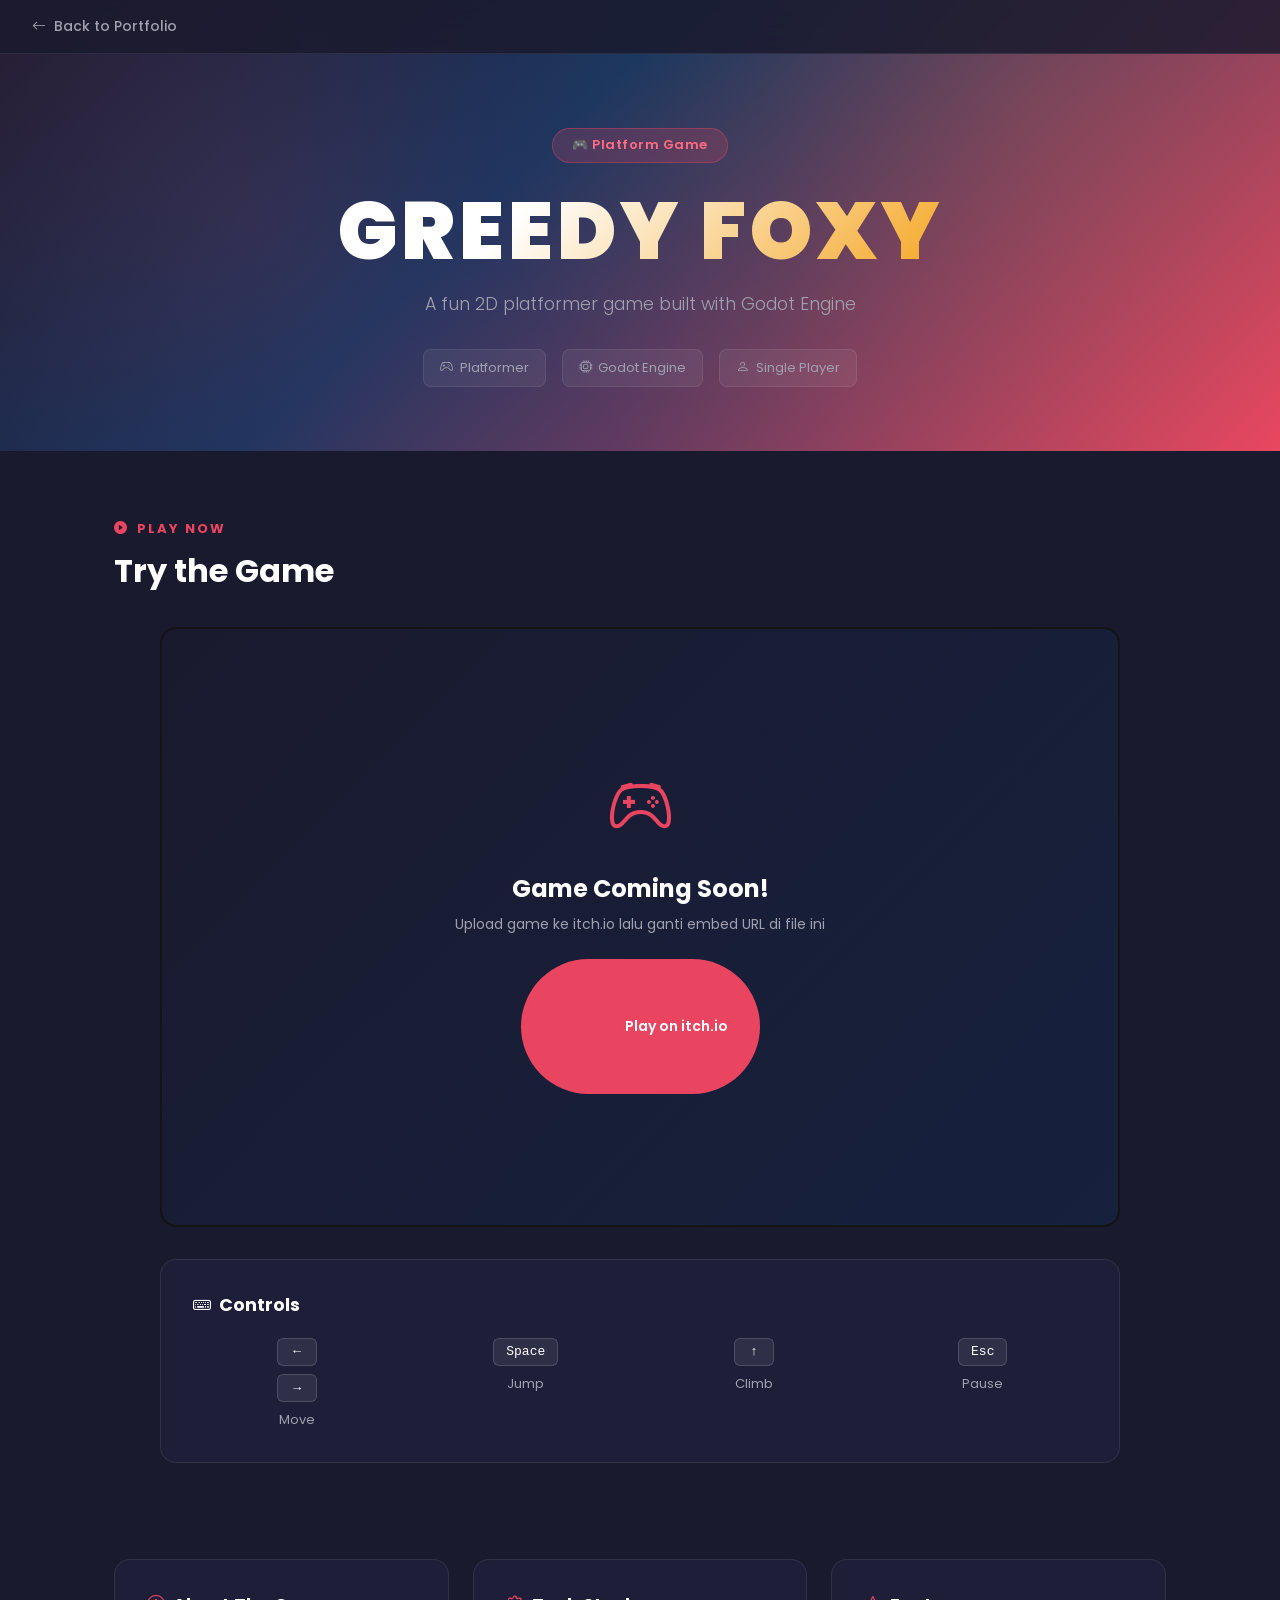
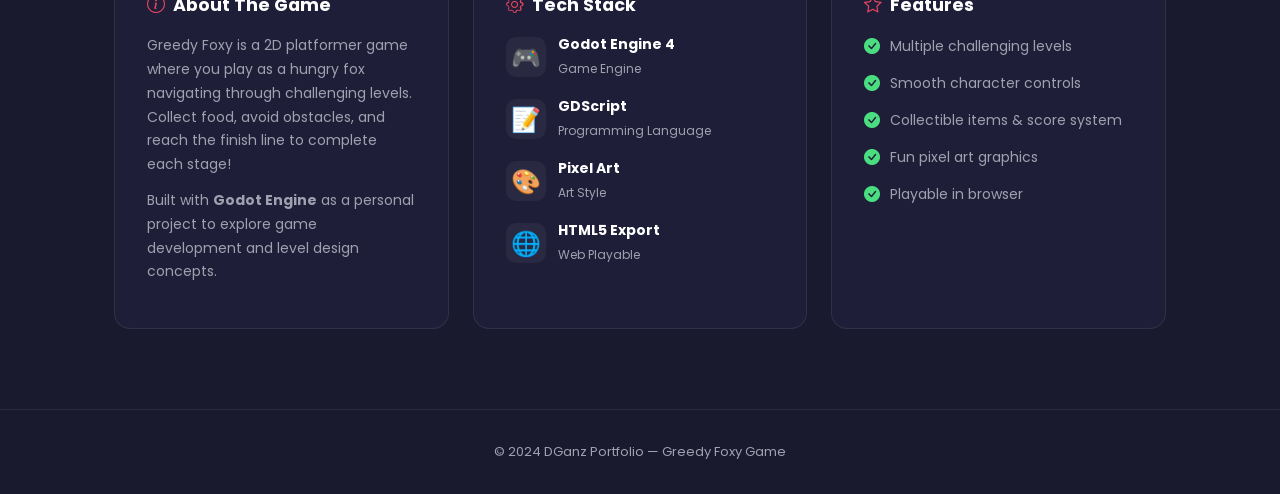
<file: page/greedyfoxy/index.html>
<!DOCTYPE html>
<html lang="en">

<head>
    <meta charset="utf-8">
    <meta content="width=device-width, initial-scale=1.0" name="viewport">
    <title>Greedy Foxy - Platform Game</title>
    <meta name="description" content="Greedy Foxy - A fun platform game made with Godot Engine">

    <!-- Fonts -->
    <link href="https://fonts.googleapis.com" rel="preconnect">
    <link href="https://fonts.gstatic.com" rel="preconnect" crossorigin>
    <link href="https://fonts.googleapis.com/css2?family=Poppins:wght@300;400;500;600;700;800;900&display=swap"
        rel="stylesheet">

    <!-- Bootstrap Icons -->
    <link rel="stylesheet" href="https://cdn.jsdelivr.net/npm/bootstrap-icons@1.11.3/font/bootstrap-icons.min.css">

    <link rel="stylesheet" href="style.css">
</head>

<body>

    <!-- Header -->
    <header class="game-header">
        <div class="header-content">
            <a href="../../index.html" class="back-btn">
                <i class="bi bi-arrow-left"></i> Back to Portfolio
            </a>
        </div>
    </header>

    <!-- Hero Section -->
    <section class="game-hero">
        <div class="hero-overlay"></div>
        <div class="hero-content">
            <span class="game-badge">🎮 Platform Game</span>
            <h1 class="game-title">GREEDY FOXY</h1>
            <p class="game-subtitle">A fun 2D platformer game built with Godot Engine</p>
            <div class="game-tags">
                <span class="tag"><i class="bi bi-controller"></i> Platformer</span>
                <span class="tag"><i class="bi bi-cpu"></i> Godot Engine</span>
                <span class="tag"><i class="bi bi-person"></i> Single Player</span>
            </div>
        </div>
    </section>

    <!-- Game Player Section -->
    <section class="game-player-section">
        <div class="container">
            <div class="section-label">
                <i class="bi bi-play-circle-fill"></i> PLAY NOW
            </div>
            <h2 class="section-title">Try the Game</h2>

            <div class="game-frame-wrapper">
                <!-- 
                    ============================================
                    GANTI URL DI BAWAH INI DENGAN EMBED URL DARI ITCH.IO
                    
                    Cara mendapatkan embed URL:
                    1. Upload game ke itch.io (HTML5 export)
                    2. Buka halaman game kamu di itch.io
                    3. Edit game > pilih "Embed in other pages" 
                    4. Copy embed URL-nya
                    5. Ganti src di iframe di bawah ini
                    ============================================
                -->
                <iframe 
                    id="game-iframe"
                    src="https://itch.io/embed-upload/YOUR_GAME_ID?color=1a1a2e"
                    allowfullscreen
                    allow="autoplay; fullscreen *; geolocation; microphone; camera; midi; monetization; xr-spatial-tracking; gamepad; gyroscope; accelerometer; xr; cross-origin-isolated; web-share"
                    frameborder="0"
                    width="960"
                    height="600">
                    <a href="https://YOUR_USERNAME.itch.io/greedy-foxy">
                        Play Greedy Foxy on itch.io
                    </a>
                </iframe>

                <!-- Placeholder saat game belum di-setup -->
                <div class="game-placeholder" id="game-placeholder">
                    <div class="placeholder-content">
                        <i class="bi bi-controller"></i>
                        <h3>Game Coming Soon!</h3>
                        <p>Upload game ke itch.io lalu ganti embed URL di file ini</p>
                        <a href="#" class="play-on-itch-btn" id="itch-link">
                            <i class="bi bi-box-arrow-up-right"></i> Play on itch.io
                        </a>
                    </div>
                </div>
            </div>

            <!-- Game Controls -->
            <div class="game-controls-info">
                <h3><i class="bi bi-keyboard"></i> Controls</h3>
                <div class="controls-grid">
                    <div class="control-item">
                        <kbd>←</kbd> <kbd>→</kbd>
                        <span>Move</span>
                    </div>
                    <div class="control-item">
                        <kbd>Space</kbd>
                        <span>Jump</span>
                    </div>
                    <div class="control-item">
                        <kbd>↑</kbd>
                        <span>Climb</span>
                    </div>
                    <div class="control-item">
                        <kbd>Esc</kbd>
                        <span>Pause</span>
                    </div>
                </div>
            </div>
        </div>
    </section>

    <!-- About Game Section -->
    <section class="game-about-section">
        <div class="container">
            <div class="about-grid">
                <!-- Description -->
                <div class="about-card description-card">
                    <h3><i class="bi bi-info-circle"></i> About The Game</h3>
                    <p>
                        Greedy Foxy is a 2D platformer game where you play as a hungry fox 
                        navigating through challenging levels. Collect food, avoid obstacles, 
                        and reach the finish line to complete each stage!
                    </p>
                    <p>
                        Built with <strong>Godot Engine</strong> as a personal project to explore 
                        game development and level design concepts.
                    </p>
                </div>

                <!-- Tech Stack -->
                <div class="about-card tech-card">
                    <h3><i class="bi bi-gear"></i> Tech Stack</h3>
                    <ul class="tech-list">
                        <li>
                            <span class="tech-icon">🎮</span>
                            <div>
                                <strong>Godot Engine 4</strong>
                                <small>Game Engine</small>
                            </div>
                        </li>
                        <li>
                            <span class="tech-icon">📝</span>
                            <div>
                                <strong>GDScript</strong>
                                <small>Programming Language</small>
                            </div>
                        </li>
                        <li>
                            <span class="tech-icon">🎨</span>
                            <div>
                                <strong>Pixel Art</strong>
                                <small>Art Style</small>
                            </div>
                        </li>
                        <li>
                            <span class="tech-icon">🌐</span>
                            <div>
                                <strong>HTML5 Export</strong>
                                <small>Web Playable</small>
                            </div>
                        </li>
                    </ul>
                </div>

                <!-- Features -->
                <div class="about-card features-card">
                    <h3><i class="bi bi-star"></i> Features</h3>
                    <ul class="features-list">
                        <li><i class="bi bi-check-circle-fill"></i> Multiple challenging levels</li>
                        <li><i class="bi bi-check-circle-fill"></i> Smooth character controls</li>
                        <li><i class="bi bi-check-circle-fill"></i> Collectible items & score system</li>
                        <li><i class="bi bi-check-circle-fill"></i> Fun pixel art graphics</li>
                        <li><i class="bi bi-check-circle-fill"></i> Playable in browser</li>
                    </ul>
                </div>
            </div>
        </div>
    </section>

    <!-- Footer -->
    <footer class="game-footer">
        <p>&copy; 2024 DGanz Portfolio — Greedy Foxy Game</p>
    </footer>

    <script>
        // Check if itch.io iframe loaded — if not, show placeholder
        const iframe = document.getElementById('game-iframe');
        const placeholder = document.getElementById('game-placeholder');

        // Show placeholder if the src still has YOUR_GAME_ID (not configured yet)
        if (iframe.src.includes('YOUR_GAME_ID')) {
            iframe.style.display = 'none';
            placeholder.style.display = 'flex';
        } else {
            placeholder.style.display = 'none';
        }
    </script>

</body>

</html>
</file>
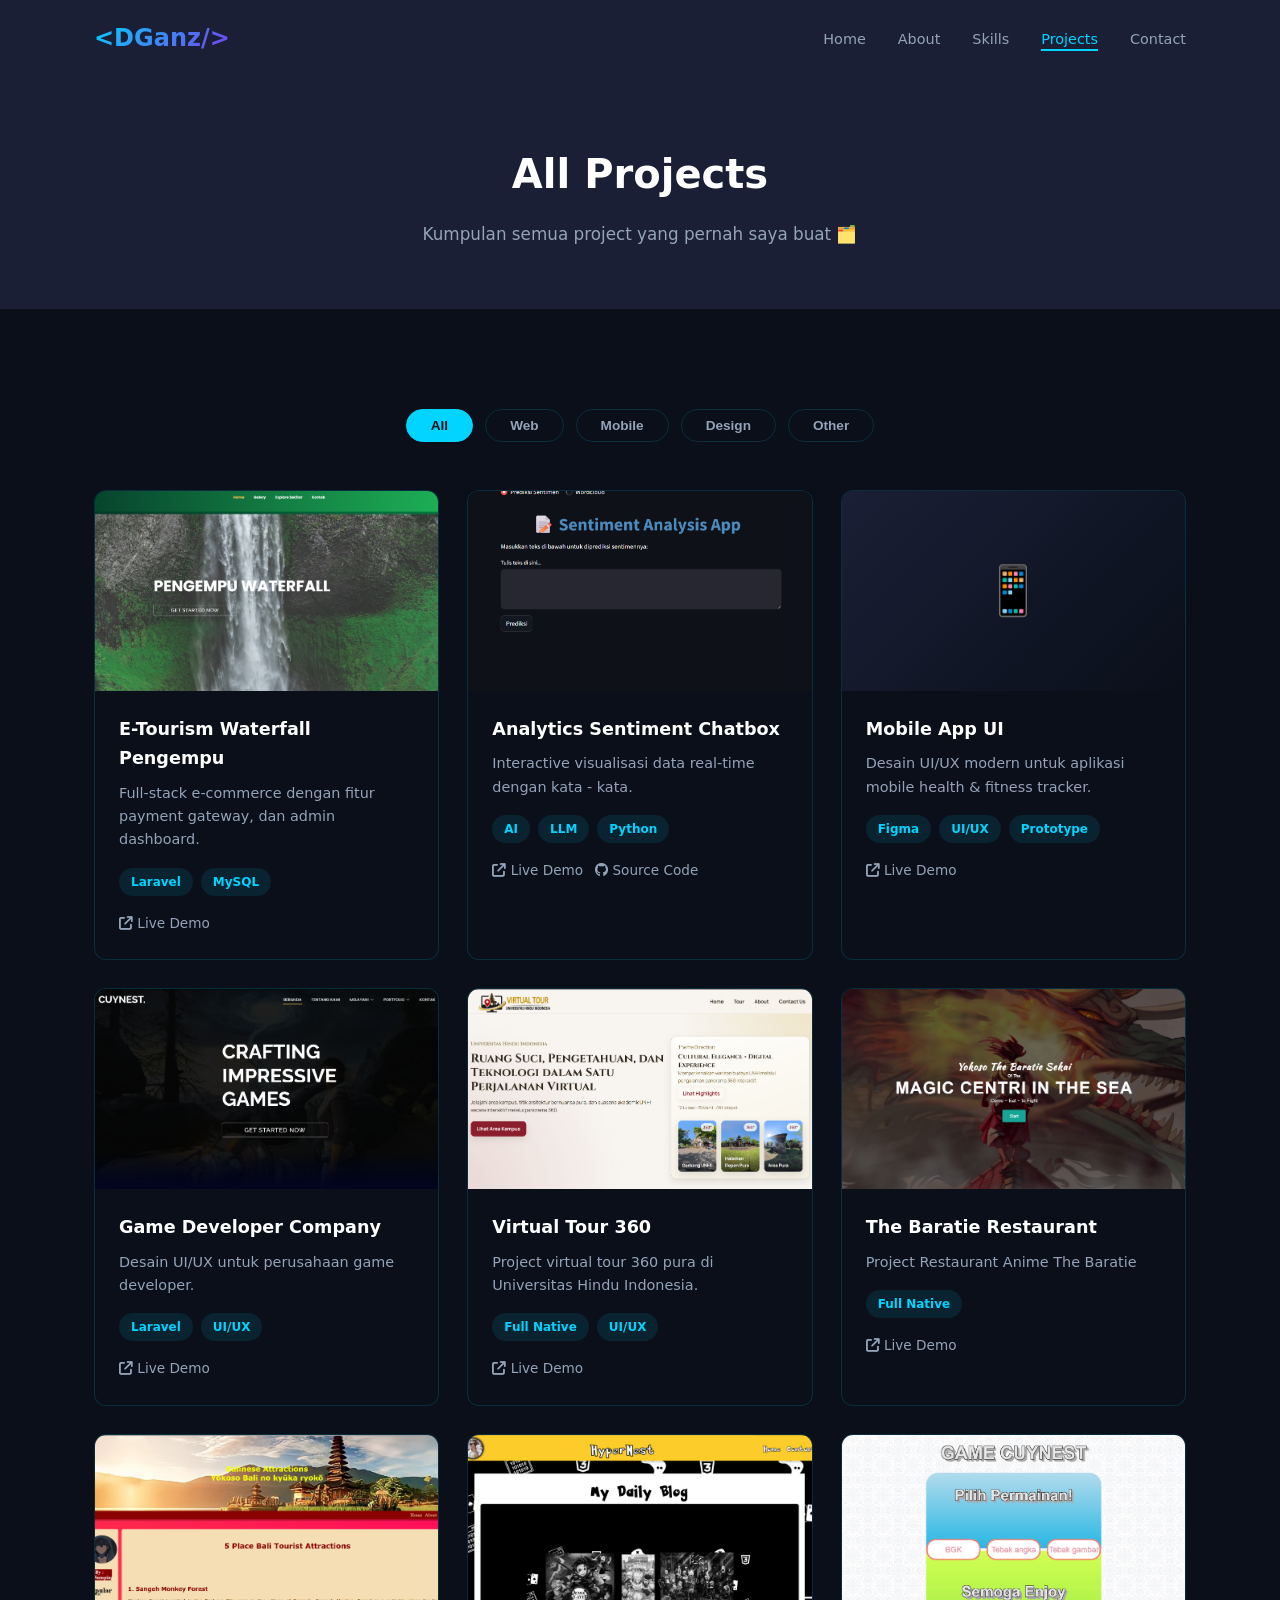
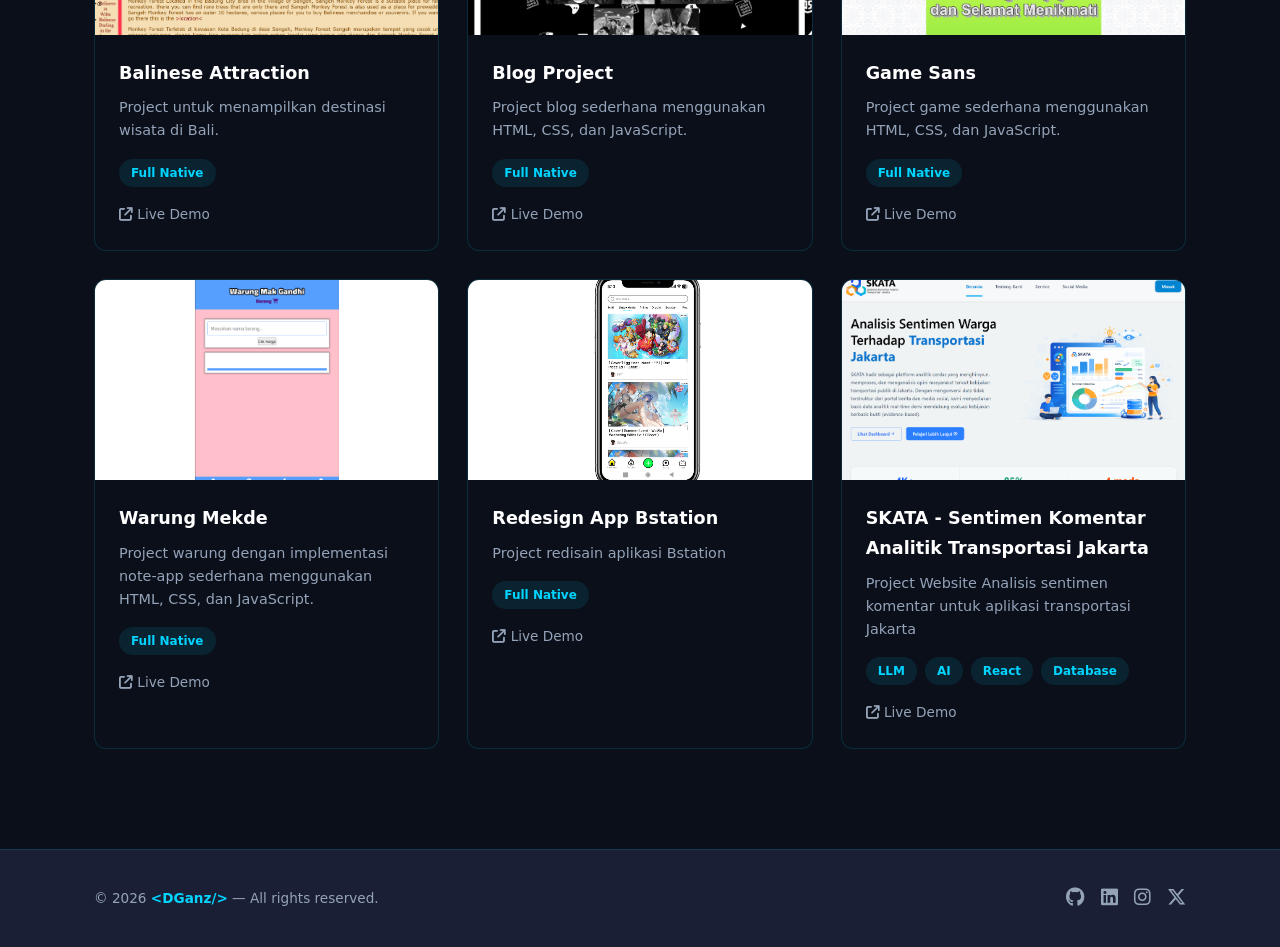
<file: page/projects.html>
<!DOCTYPE html>
<html lang="en">
<head>
  <meta charset="UTF-8">
  <meta name="viewport" content="width=device-width, initial-scale=1.0">
  <title>All Projects — DGanz</title>
  <meta name="description" content="Semua project yang pernah dibuat oleh DGanz">
  <link rel="icon" type="image/x-icon" href="../favicon.ico">
  <link rel="stylesheet" href="https://cdnjs.cloudflare.com/ajax/libs/font-awesome/6.5.1/css/all.min.css">
  <link rel="stylesheet" href="../css/app.css">
</head>
<body>

  <!-- ========== NAVBAR ========== -->
  <nav class="navbar scrolled">
    <div class="container">
      <a href="../index.html" class="navbar-logo">&lt;DGanz/&gt;</a>
      <ul class="navbar-links">
        <li><a href="../index.html">Home</a></li>
        <li><a href="../index.html#about">About</a></li>
        <li><a href="../index.html#skills">Skills</a></li>
        <li><a href="#" class="active">Projects</a></li>
        <li><a href="../index.html#contact">Contact</a></li>
      </ul>
      <button class="navbar-toggle" aria-label="Toggle navigation">
        <span></span><span></span><span></span>
      </button>
    </div>
  </nav>

  <!-- ========== PAGE HEADER ========== -->
  <section class="page-header">
    <div class="container">
      <h1 class="reveal">All Projects</h1>
      <p class="reveal">Kumpulan semua project yang pernah saya buat 🗂️</p>
    </div>
  </section>

  <!-- ========== PROJECTS GRID ========== -->
  <section class="section">
    <div class="container">

      <!-- Filter Tabs -->
      <div class="filter-tabs reveal">
        <button class="filter-tab active" data-filter="all">All</button>
        <button class="filter-tab" data-filter="web">Web</button>
        <button class="filter-tab" data-filter="mobile">Mobile</button>
        <button class="filter-tab" data-filter="design">Design</button>
        <button class="filter-tab" data-filter="other">Other</button>
      </div>

      <!-- Grid -->
      <div class="all-projects-grid">
  <!-- Project 1 -->
        <div class="project-card reveal" data-category="web">
          <div class="project-card-img">
            <img src="../assets/pengempu.png" alt="">
          </div>
          <div class="project-card-body">
            <h3>E-Tourism Waterfall Pengempu</h3>
            <p>Full-stack e-commerce dengan fitur payment gateway, dan admin dashboard.</p>
            <div class="project-tags">
              <span>Laravel</span><span>MySQL</span>
            </div>
            <div class="project-links">
              <a href="/page/pengempuwaterfall/index.html"><i class="fa-solid fa-arrow-up-right-from-square"></i> Live
                Demo</a>
              <!-- <a href="#"><i class="fa-brands fa-github"></i> Source Code</a> -->
            </div>
          </div>
        </div>

        <!-- Project 2 -->
        <div class="project-card reveal" data-category="web">
          <div class="project-card-img">
            <img src="../assets/streamlit.png" alt="">
          </div>
          <div class="project-card-body">
            <h3>Analytics Sentiment Chatbox</h3>
            <p>Interactive visualisasi data real-time dengan kata - kata.</p>
            <div class="project-tags">
              <span>AI</span><span>LLM</span><span>Python</span>
            </div>
            <div class="project-links">
              <a href="https://abcteam9.streamlit.app/"><i class="fa-solid fa-arrow-up-right-from-square"></i> Live
                Demo</a>
              <a href="https://github.com/iniganz/Analisis-Sentiment-App"><i class="fa-brands fa-github"></i> Source
                Code</a>
            </div>
          </div>
        </div>

        <!-- Project 3 -->
        <div class="project-card reveal" data-category="mobile">
          <div class="project-card-img">📱</div>
          <div class="project-card-body">
            <h3>Mobile App UI</h3>
            <p>Desain UI/UX modern untuk aplikasi mobile health & fitness tracker.</p>
            <div class="project-tags">
              <span>Figma</span><span>UI/UX</span><span>Prototype</span>
            </div>
            <div class="project-links">
              <a href="#"><i class="fa-solid fa-arrow-up-right-from-square"></i> Live Demo</a>
              <!-- <a href="#"><i class="fa-brands fa-github"></i> Source Code</a> -->
            </div>
          </div>
        </div>
      




          <!-- Project 4 -->
        <div class="project-card reveal" data-category="web">
          <div class="project-card-img">
            <img src="../assets/cuynest.png" alt="">
          </div>
          <div class="project-card-body">
            <h3>Game Developer Company</h3>
            <p>Desain UI/UX untuk perusahaan game developer.</p>
            <div class="project-tags">
              <span>Laravel</span><span>UI/UX</span>
            </div>
            <div class="project-links">
              <a href="https://cuynest.vercel.app/" target="_blank" rel="noopener noreferrer"><i
                  class="fa-solid fa-arrow-up-right-from-square"></i> Live Demo</a>
              <!-- <a href="#"><i class="fa-brands fa-github"></i> Source Code</a> -->
            </div>
          </div>
        </div>
        <!-- Project 5 -->
        <div class="project-card reveal" data-category="web">
          <div class="project-card-img">
            <img src="../assets/tour.png" alt="">
          </div>
          <div class="project-card-body">
            <h3>Virtual Tour 360</h3>
            <p>Project virtual tour 360 pura di Universitas Hindu Indonesia.</p>
            <div class="project-tags">
              <span>Full Native</span><span>UI/UX</span>
            </div>
            <div class="project-links">
              <a href="https://virtual-tour-unhi.vercel.app/" target="_blank" rel="noopener noreferrer"><i
                  class="fa-solid fa-arrow-up-right-from-square"></i> Live Demo</a>
              <!-- <a href="#"><i class="fa-brands fa-github"></i> Source Code</a> -->
            </div>
          </div>
        </div>
        <!-- Project 6 -->
        <div class="project-card reveal" data-category="web">
          <div class="project-card-img">
            <img src="../assets/baratie.png" alt="">
          </div>
          <div class="project-card-body">
            <h3>The Baratie Restaurant</h3>
            <p>Project Restaurant Anime The Baratie</p>
            <div class="project-tags">
              <span>Full Native</span>
            </div>
            <div class="project-links">
              <a href="https://baratie-cuy.vercel.app/intro.html" target="_blank" rel="noopener noreferrer"><i
                  class="fa-solid fa-arrow-up-right-from-square"></i> Live Demo</a>
              <!-- <a href="#"><i class="fa-brands fa-github"></i> Source Code</a> -->
            </div>
          </div>
        </div>
        <!-- Project 7 -->
        <div class="project-card reveal" data-category="web">
          <div class="project-card-img">
            <img src="../assets/attrac.png" alt="">
          </div>
          <div class="project-card-body">
            <h3>Balinese Attraction</h3>
            <p>Project untuk menampilkan destinasi wisata di Bali.</p>
            <div class="project-tags">
              <span>Full Native</span>
            </div>
            <div class="project-links">
              <a href="https://attractions-cuy.vercel.app/" target="_blank" rel="noopener noreferrer"><i
                  class="fa-solid fa-arrow-up-right-from-square"></i> Live Demo</a>
              <!-- <a href="#"><i class="fa-brands fa-github"></i> Source Code</a> -->
            </div>
          </div>
        </div>
        <!-- Project 8 -->
        <div class="project-card reveal" data-category="web">
          <div class="project-card-img">
            <img src="../assets/blog.png" alt="">
          </div>
          <div class="project-card-body">
            <h3>Blog Project</h3>
            <p>Project blog sederhana menggunakan HTML, CSS, dan JavaScript.</p>
            <div class="project-tags">
              <span>Full Native</span>
            </div>
            <div class="project-links">
              <a href="https://mygand-blog-cuy.vercel.app/main/blog.html" target="_blank" rel="noopener noreferrer"><i
                  class="fa-solid fa-arrow-up-right-from-square"></i> Live Demo</a>
              <!-- <a href="#"><i class="fa-brands fa-github"></i> Source Code</a> -->
            </div>
          </div>
        </div>
        <!-- Project 9 -->
        <div class="project-card reveal" data-category="web">
          <div class="project-card-img">
            <img src="../assets/gamesans.png" alt="">
          </div>
          <div class="project-card-body">
            <h3>Game Sans</h3>
            <p>Project game sederhana menggunakan HTML, CSS, dan JavaScript.</p>
            <div class="project-tags">
              <span>Full Native</span>
            </div>
            <div class="project-links">
              <a href="https://gamesantuy.vercel.app/" target="_blank" rel="noopener noreferrer"><i
                  class="fa-solid fa-arrow-up-right-from-square"></i> Live Demo</a>
              <!-- <a href="#"><i class="fa-brands fa-github"></i> Source Code</a> -->
            </div>
          </div>
        </div>
        <!-- Project 10 -->
        <div class="project-card reveal" data-category="web">
          <div class="project-card-img">
            <img src="../assets/warungmekde.png" alt="">
          </div>
          <div class="project-card-body">
            <h3>Warung Mekde</h3>
            <p>Project warung dengan implementasi note-app sederhana menggunakan HTML, CSS, dan JavaScript.</p>
            <div class="project-tags">
              <span>Full Native</span>
            </div>
            <div class="project-links">
              <a href="https://warung-gandhi.vercel.app/" target="_blank" rel="noopener noreferrer"><i
                  class="fa-solid fa-arrow-up-right-from-square"></i> Live Demo</a>
              <!-- <a href="#"><i class="fa-brands fa-github"></i> Source Code</a> -->
            </div>
          </div>
        </div>
        <!-- Project 11 -->
        <div class="project-card reveal" data-category="design">
          <div class="project-card-img">
            <img src="../assets/rebstation.png" alt="">
          </div>
          <div class="project-card-body">
            <h3>Redesign App Bstation</h3>
            <p>Project redisain aplikasi Bstation</p>
            <div class="project-tags">
              <span>Full Native</span>
            </div>
            <div class="project-links">
              <a href="https://www.figma.com/proto/utKUQt6DJqcbxSwzG6vrWF/Untitled?node-id=1-21&starting-point-node-id=1%3A21" target="_blank" rel="noopener noreferrer"><i
                  class="fa-solid fa-arrow-up-right-from-square"></i> Live Demo</a>
              <!-- <a href="#"><i class="fa-brands fa-github"></i> Source Code</a> -->
            </div>
          </div>
        </div>
        <!-- Project 12 -->
        <div class="project-card reveal" data-category="web">
          <div class="project-card-img">
            <img src="../assets/skata.png" alt="">
          </div>
          <div class="project-card-body">
            <h3>SKATA - Sentimen Komentar Analitik Transportasi Jakarta</h3>
            <p>Project Website Analisis sentimen komentar untuk aplikasi transportasi Jakarta</p>
            <div class="project-tags">
              <span>LLM</span>
              <span>AI</span>
              <span>React</span>
              <span>Database</span>
            </div>
            <div class="project-links">
              <a href="https://skata.kanova.my.id/" target="_blank" rel="noopener noreferrer"><i
                  class="fa-solid fa-arrow-up-right-from-square"></i> Live Demo</a>
              <!-- <a href="#"><i class="fa-brands fa-github"></i> Source Code</a> -->
            </div>
          </div>
        </div>





      </div>
    </div>
  </section>

  <!-- ========== FOOTER ========== -->
  <footer class="footer">
    <div class="container">
      <p>&copy; 2026 <strong style="color: var(--accent);">&lt;DGanz/&gt;</strong> — All rights reserved.</p>
      <div class="footer-socials">
        <a href="#" aria-label="GitHub"><i class="fa-brands fa-github"></i></a>
        <a href="#" aria-label="LinkedIn"><i class="fa-brands fa-linkedin"></i></a>
        <a href="#" aria-label="Instagram"><i class="fa-brands fa-instagram"></i></a>
        <a href="#" aria-label="Twitter"><i class="fa-brands fa-x-twitter"></i></a>
      </div>
    </div>
  </footer>

  <!-- Back to Top -->
  <button class="back-to-top" aria-label="Back to top">
    <i class="fa-solid fa-arrow-up"></i>
  </button>

  <script src="../js/app.js"></script>
</body>
</html>
</file>
<file: page/greedyfoxy/style.css>
/* ===== GREEDY FOXY - GAME PAGE STYLES ===== */

:root {
    --gf-primary: #1a1a2e;
    --gf-secondary: #16213e;
    --gf-accent: #e94560;
    --gf-accent-light: #ff6b81;
    --gf-orange: #f5a623;
    --gf-green: #0f3460;
    --gf-text: #e0e0e0;
    --gf-text-muted: #a0a0b0;
    --gf-surface: #1e1e38;
    --gf-border: rgba(255, 255, 255, 0.08);
    --gf-font: 'Poppins', sans-serif;
}

* {
    margin: 0;
    padding: 0;
    box-sizing: border-box;
}

body {
    font-family: var(--gf-font);
    background: var(--gf-primary);
    color: var(--gf-text);
    overflow-x: hidden;
}

.container {
    max-width: 1100px;
    margin: 0 auto;
    padding: 0 1.5rem;
}

/* ===== HEADER ===== */
.game-header {
    position: fixed;
    top: 0;
    left: 0;
    width: 100%;
    z-index: 100;
    padding: 1rem 2rem;
    background: rgba(26, 26, 46, 0.85);
    backdrop-filter: blur(12px);
    border-bottom: 1px solid var(--gf-border);
}

.header-content {
    display: flex;
    align-items: center;
    justify-content: space-between;
}

.back-btn {
    display: inline-flex;
    align-items: center;
    gap: 0.5rem;
    color: var(--gf-text-muted);
    text-decoration: none;
    font-size: 14px;
    font-weight: 500;
    transition: color 0.3s;
}

.back-btn:hover {
    color: var(--gf-accent);
}

/* ===== HERO ===== */
.game-hero {
    position: relative;
    min-height: 50vh;
    display: flex;
    align-items: center;
    justify-content: center;
    text-align: center;
    background: linear-gradient(135deg, #1a1a2e 0%, #0f3460 40%, #e94560 100%);
    padding: 8rem 2rem 4rem;
    overflow: hidden;
}

.game-hero::before {
    content: '';
    position: absolute;
    top: 0;
    left: 0;
    width: 100%;
    height: 100%;
    background:
        radial-gradient(circle at 20% 50%, rgba(233, 69, 96, 0.15) 0%, transparent 50%),
        radial-gradient(circle at 80% 20%, rgba(245, 166, 35, 0.1) 0%, transparent 50%);
    pointer-events: none;
}

.hero-content {
    position: relative;
    z-index: 2;
}

.game-badge {
    display: inline-block;
    padding: 0.4rem 1.2rem;
    background: rgba(233, 69, 96, 0.2);
    border: 1px solid rgba(233, 69, 96, 0.4);
    border-radius: 999px;
    font-size: 13px;
    font-weight: 600;
    color: var(--gf-accent-light);
    margin-bottom: 1.5rem;
    letter-spacing: 0.5px;
}

.game-title {
    font-size: clamp(3rem, 8vw, 5rem);
    font-weight: 900;
    letter-spacing: 4px;
    line-height: 1.1;
    margin-bottom: 1rem;
    background: linear-gradient(135deg, #fff 30%, var(--gf-orange));
    -webkit-background-clip: text;
    -webkit-text-fill-color: transparent;
    background-clip: text;
}

.game-subtitle {
    font-size: 1.1rem;
    color: var(--gf-text-muted);
    margin-bottom: 2rem;
    font-weight: 300;
}

.game-tags {
    display: flex;
    gap: 1rem;
    justify-content: center;
    flex-wrap: wrap;
}

.tag {
    display: inline-flex;
    align-items: center;
    gap: 0.4rem;
    padding: 0.5rem 1rem;
    background: rgba(255, 255, 255, 0.06);
    border: 1px solid var(--gf-border);
    border-radius: 8px;
    font-size: 13px;
    color: var(--gf-text-muted);
}

/* ===== GAME PLAYER ===== */
.game-player-section {
    padding: 4rem 0;
}

.section-label {
    display: inline-flex;
    align-items: center;
    gap: 0.5rem;
    font-size: 13px;
    font-weight: 700;
    letter-spacing: 2px;
    text-transform: uppercase;
    color: var(--gf-accent);
    margin-bottom: 0.5rem;
}

.section-title {
    font-size: 2rem;
    font-weight: 700;
    color: #fff;
    margin-bottom: 2rem;
}

.game-frame-wrapper {
    position: relative;
    width: 100%;
    max-width: 960px;
    margin: 0 auto 2rem;
    border-radius: 16px;
    overflow: hidden;
    border: 2px solid var(--gf-border);
    background: #000;
    aspect-ratio: 16 / 10;
}

.game-frame-wrapper iframe {
    width: 100%;
    height: 100%;
    border: none;
    display: block;
}

/* Placeholder */
.game-placeholder {
    position: absolute;
    inset: 0;
    display: flex;
    align-items: center;
    justify-content: center;
    background: linear-gradient(135deg, var(--gf-primary), var(--gf-secondary));
}

.placeholder-content {
    text-align: center;
}

.placeholder-content i {
    font-size: 4rem;
    color: var(--gf-accent);
    margin-bottom: 1rem;
    display: block;
}

.placeholder-content h3 {
    font-size: 1.5rem;
    color: #fff;
    margin-bottom: 0.5rem;
}

.placeholder-content p {
    color: var(--gf-text-muted);
    margin-bottom: 1.5rem;
    font-size: 14px;
}

.play-on-itch-btn {
    display: inline-flex;
    align-items: center;
    gap: 0.5rem;
    padding: 0.75rem 2rem;
    background: var(--gf-accent);
    color: #fff;
    text-decoration: none;
    border-radius: 999px;
    font-weight: 600;
    font-size: 14px;
    transition: background 0.3s, transform 0.2s;
}

.play-on-itch-btn:hover {
    background: var(--gf-accent-light);
    color: #fff;
    transform: translateY(-2px);
}

/* Game Controls Info */
.game-controls-info {
    max-width: 960px;
    margin: 0 auto;
    background: var(--gf-surface);
    border-radius: 16px;
    padding: 2rem;
    border: 1px solid var(--gf-border);
}

.game-controls-info h3 {
    font-size: 1.1rem;
    color: #fff;
    margin-bottom: 1.25rem;
    display: flex;
    align-items: center;
    gap: 0.5rem;
}

.controls-grid {
    display: grid;
    grid-template-columns: repeat(auto-fit, minmax(140px, 1fr));
    gap: 1.25rem;
}

.control-item {
    display: flex;
    flex-direction: column;
    align-items: center;
    gap: 0.5rem;
    text-align: center;
}

.control-item kbd {
    display: inline-block;
    padding: 0.35rem 0.75rem;
    background: rgba(255, 255, 255, 0.08);
    border: 1px solid rgba(255, 255, 255, 0.15);
    border-radius: 6px;
    font-family: monospace;
    font-size: 13px;
    color: #fff;
    min-width: 40px;
    text-align: center;
}

.control-item span {
    font-size: 13px;
    color: var(--gf-text-muted);
}

/* ===== ABOUT SECTION ===== */
.game-about-section {
    padding: 2rem 0 5rem;
}

.about-grid {
    display: grid;
    grid-template-columns: repeat(3, 1fr);
    gap: 1.5rem;
}

.about-card {
    background: var(--gf-surface);
    border-radius: 16px;
    padding: 2rem;
    border: 1px solid var(--gf-border);
}

.about-card h3 {
    font-size: 1.1rem;
    color: #fff;
    margin-bottom: 1rem;
    display: flex;
    align-items: center;
    gap: 0.5rem;
}

.about-card h3 i {
    color: var(--gf-accent);
}

.about-card p {
    color: var(--gf-text-muted);
    font-size: 14px;
    line-height: 1.7;
    margin-bottom: 0.75rem;
}

/* Tech List */
.tech-list {
    list-style: none;
    display: flex;
    flex-direction: column;
    gap: 1rem;
}

.tech-list li {
    display: flex;
    align-items: center;
    gap: 0.75rem;
}

.tech-icon {
    font-size: 1.5rem;
    width: 40px;
    height: 40px;
    display: flex;
    align-items: center;
    justify-content: center;
    background: rgba(255, 255, 255, 0.05);
    border-radius: 10px;
    flex-shrink: 0;
}

.tech-list li strong {
    display: block;
    color: #fff;
    font-size: 14px;
}

.tech-list li small {
    color: var(--gf-text-muted);
    font-size: 12px;
}

/* Features List */
.features-list {
    list-style: none;
    display: flex;
    flex-direction: column;
    gap: 0.75rem;
}

.features-list li {
    display: flex;
    align-items: center;
    gap: 0.6rem;
    color: var(--gf-text-muted);
    font-size: 14px;
}

.features-list li i {
    color: #4ade80;
    font-size: 16px;
    flex-shrink: 0;
}

/* ===== FOOTER ===== */
.game-footer {
    text-align: center;
    padding: 2rem;
    border-top: 1px solid var(--gf-border);
}

.game-footer p {
    color: var(--gf-text-muted);
    font-size: 13px;
}

/* ===== RESPONSIVE ===== */
@media (max-width: 900px) {
    .about-grid {
        grid-template-columns: 1fr;
    }
}

@media (max-width: 768px) {
    .game-hero {
        min-height: 40vh;
        padding: 6rem 1.5rem 3rem;
    }

    .game-title {
        letter-spacing: 2px;
    }

    .game-frame-wrapper {
        border-radius: 10px;
        aspect-ratio: 4 / 3;
    }

    .controls-grid {
        grid-template-columns: repeat(2, 1fr);
    }
}

@media (max-width: 480px) {
    .game-tags {
        flex-direction: column;
        align-items: center;
    }

    .controls-grid {
        grid-template-columns: 1fr 1fr;
        gap: 1rem;
    }
}
</file>
<file: css/app.css>
/* ============================================
   DGanz Portfolio — Stylesheet
   Color Rule: 60% Dark Navy | 30% Slate | 10% Cyan Accent
   ============================================ */

/* ---------- CSS Variables ---------- */
:root {
  --primary: #0a0f1a;
  --secondary: #1a1f36;
  --accent: #00d4ff;
  --accent2: #7c3aed;
  --text: #ffffff;
  --text-muted: #94a3b8;
  --gradient: linear-gradient(135deg, #00d4ff, #7c3aed);
  --card-border: rgba(0, 212, 255, 0.15);
  --glow: 0 0 20px rgba(0, 212, 255, 0.3);
  --radius: 12px;
  --transition: 0.3s ease;
}

/* ---------- Reset & Base ---------- */
*,
*::before,
*::after {
  margin: 0;
  padding: 0;
  box-sizing: border-box;
}

html {
  scroll-behavior: smooth;
  scroll-padding-top: 80px;
}

body {
  font-family: 'Segoe UI', system-ui, -apple-system, sans-serif;
  background: var(--primary);
  color: var(--text);
  line-height: 1.7;
  overflow-x: hidden;
}

a {
  text-decoration: none;
  color: inherit;
}

ul { list-style: none; }

img {
  max-width: 100%;
  display: block;
}

/* ---------- Utility ---------- */
.container {
  max-width: 1140px;
  margin: 0 auto;
  padding: 0 24px;
}

.section {
  padding: 100px 0;
}

.section-title {
  font-size: 2rem;
  font-weight: 700;
  margin-bottom: 12px;
  position: relative;
  display: inline-block;
}

.section-title::after {
  content: '';
  position: absolute;
  bottom: -6px;
  left: 0;
  width: 50px;
  height: 3px;
  background: var(--gradient);
  border-radius: 2px;
}

.section-subtitle {
  color: var(--text-muted);
  font-size: 1rem;
  margin-bottom: 48px;
}

.btn {
  display: inline-flex;
  align-items: center;
  gap: 8px;
  padding: 14px 32px;
  border-radius: 50px;
  font-size: 0.95rem;
  font-weight: 600;
  cursor: pointer;
  border: none;
  transition: var(--transition);
}

.btn-primary {
  background: var(--gradient);
  color: var(--text);
  box-shadow: 0 4px 20px rgba(0, 212, 255, 0.25);
}

.btn-primary:hover {
  transform: translateY(-2px);
  box-shadow: var(--glow);
}

.btn-outline {
  background: transparent;
  color: var(--accent);
  border: 2px solid var(--accent);
}

.btn-outline:hover {
  background: var(--accent);
  color: var(--primary);
}

/* ---------- Scroll Reveal ---------- */
.reveal {
  opacity: 0;
  transform: translateY(40px);
  transition: opacity 0.7s ease, transform 0.7s ease;
}

.reveal.active {
  opacity: 1;
  transform: translateY(0);
}

/* ---------- NAVBAR ---------- */
.navbar {
  position: fixed;
  top: 0;
  left: 0;
  width: 100%;
  z-index: 1000;
  padding: 18px 0;
  transition: var(--transition);
  background: transparent;
}

.navbar.scrolled {
  background: rgba(10, 15, 26, 0.95);
  backdrop-filter: blur(12px);
  padding: 12px 0;
  box-shadow: 0 2px 30px rgba(0, 0, 0, 0.3);
}

.navbar .container {
  display: flex;
  justify-content: space-between;
  align-items: center;
}

.navbar-logo {
  font-size: 1.5rem;
  font-weight: 800;
  background: var(--gradient);
  -webkit-background-clip: text;
  -webkit-text-fill-color: transparent;
  background-clip: text;
}

.navbar-links {
  display: flex;
  gap: 32px;
}

.navbar-links a {
  color: var(--text-muted);
  font-weight: 500;
  font-size: 0.9rem;
  transition: var(--transition);
  position: relative;
}

.navbar-links a:hover,
.navbar-links a.active {
  color: var(--accent);
}

.navbar-links a::after {
  content: '';
  position: absolute;
  bottom: -4px;
  left: 0;
  width: 0;
  height: 2px;
  background: var(--accent);
  transition: var(--transition);
}

.navbar-links a:hover::after,
.navbar-links a.active::after {
  width: 100%;
}

/* Hamburger */
.navbar-toggle {
  display: none;
  flex-direction: column;
  gap: 5px;
  cursor: pointer;
  background: none;
  border: none;
  padding: 4px;
}

.navbar-toggle span {
  display: block;
  width: 25px;
  height: 2px;
  background: var(--text);
  border-radius: 2px;
  transition: var(--transition);
}

.navbar-toggle.open span:nth-child(1) {
  transform: rotate(45deg) translate(5px, 5px);
}

.navbar-toggle.open span:nth-child(2) {
  opacity: 0;
}

.navbar-toggle.open span:nth-child(3) {
  transform: rotate(-45deg) translate(5px, -5px);
}

/* ---------- HERO ---------- */
.hero {
  min-height: 100vh;
  display: flex;
  align-items: center;
  position: relative;
  overflow: hidden;
}

.hero::before {
  content: '';
  position: absolute;
  top: -150px;
  right: -150px;
  width: 500px;
  height: 500px;
  background: radial-gradient(circle, rgba(0, 212, 255, 0.08), transparent 70%);
  border-radius: 50%;
  pointer-events: none;
}

.hero::after {
  content: '';
  position: absolute;
  bottom: -100px;
  left: -100px;
  width: 400px;
  height: 400px;
  background: radial-gradient(circle, rgba(124, 58, 237, 0.06), transparent 70%);
  border-radius: 50%;
  pointer-events: none;
}

.hero-content {
  position: relative;
  z-index: 1;
}

.hero-greeting {
  color: var(--accent);
  font-size: 1.1rem;
  font-weight: 500;
  margin-bottom: 12px;
  letter-spacing: 1px;
}

.hero-title {
  font-size: clamp(2.5rem, 6vw, 4rem);
  font-weight: 800;
  line-height: 1.15;
  margin-bottom: 8px;
}

.hero-title span {
  background: var(--gradient);
  -webkit-background-clip: text;
  -webkit-text-fill-color: transparent;
  background-clip: text;
}

.hero-typing {
  font-size: 1.25rem;
  color: var(--text-muted);
  margin-bottom: 24px;
  min-height: 32px;
}

.hero-typing .cursor {
  display: inline-block;
  width: 2px;
  height: 1.2em;
  background: var(--accent);
  margin-left: 2px;
  vertical-align: text-bottom;
  animation: blink 1s infinite;
}

@keyframes blink {
  0%, 100% { opacity: 1; }
  50% { opacity: 0; }
}

.hero-desc {
  color: var(--text-muted);
  font-size: 1.05rem;
  max-width: 540px;
  margin-bottom: 36px;
}

.hero-buttons {
  display: flex;
  gap: 16px;
  flex-wrap: wrap;
}

/* ---------- ABOUT ---------- */
.about {
  background: var(--secondary);
}

.about-grid {
  display: grid;
  grid-template-columns: 280px 1fr;
  gap: 48px;
  align-items: center;
}

.about-avatar {
  width: 280px;
  height: 280px;
  border-radius: var(--radius);
  overflow: hidden;
  border: 3px solid var(--card-border);
  background: var(--primary);
  display: flex;
  align-items: center;
  justify-content: center;
  font-size: 5rem;
}

.about-avatar img {
  width: 100%;
  height: 100%;
  object-fit: cover;
}

.about-text h3 {
  font-size: 1.5rem;
  margin-bottom: 16px;
}

.about-text p {
  color: var(--text-muted);
  margin-bottom: 16px;
  line-height: 1.8;
}

.about-info {
  display: grid;
  grid-template-columns: 1fr 1fr;
  gap: 12px;
  margin: 24px 0;
}

.about-info-item {
  font-size: 0.9rem;
}

.about-info-item strong {
  color: var(--accent);
}

/* ---------- SKILLS ---------- */
.skills-grid {
  display: grid;
  grid-template-columns: repeat(auto-fill, minmax(140px, 1fr));
  gap: 20px;
}

.skill-card {
  background: var(--secondary);
  border: 1px solid var(--card-border);
  border-radius: var(--radius);
  padding: 28px 16px;
  text-align: center;
  transition: var(--transition);
}

.skill-card:hover {
  transform: translateY(-6px);
  border-color: var(--accent);
  box-shadow: var(--glow);
}

.skill-card .skill-icon {
  font-size: 2.2rem;
  margin-bottom: 10px;
}

.skill-card .skill-name {
  font-size: 0.85rem;
  font-weight: 600;
}

/* ---------- PROJECTS PREVIEW ---------- */
.projects-preview {
  background: var(--secondary);
}

.projects-grid {
  display: grid;
  grid-template-columns: repeat(auto-fill, minmax(320px, 1fr));
  gap: 28px;
  margin-bottom: 40px;
}

.project-card {
  background: var(--primary);
  border: 1px solid var(--card-border);
  border-radius: var(--radius);
  overflow: hidden;
  transition: var(--transition);
}

.project-card:hover {
  transform: translateY(-6px);
  border-color: var(--accent);
  box-shadow: var(--glow);
}

.project-card-img {
  width: 100%;
  height: 200px;
  background: linear-gradient(135deg, var(--secondary), var(--primary));
  display: flex;
  align-items: center;
  justify-content: center;
  font-size: 3rem;
  color: var(--accent);
  overflow: hidden;
}

.project-card-img img {
  width: 100%;
  height: 100%;
  object-fit: cover;
}

.project-card-body {
  padding: 24px;
}

.project-card-body h3 {
  font-size: 1.1rem;
  margin-bottom: 8px;
}

.project-card-body p {
  color: var(--text-muted);
  font-size: 0.9rem;
  margin-bottom: 16px;
  line-height: 1.6;
}

.project-tags {
  display: flex;
  flex-wrap: wrap;
  gap: 8px;
  margin-bottom: 16px;
}

.project-tags span {
  background: rgba(0, 212, 255, 0.1);
  color: var(--accent);
  padding: 4px 12px;
  border-radius: 50px;
  font-size: 0.75rem;
  font-weight: 600;
}

.project-links {
  display: flex;
  gap: 12px;
}

.project-links a {
  color: var(--text-muted);
  font-size: 0.85rem;
  font-weight: 500;
  transition: var(--transition);
}

.project-links a:hover {
  color: var(--accent);
}

.projects-cta {
  text-align: center;
}

/* ---------- CONTACT ---------- */
.contact-grid {
  display: grid;
  grid-template-columns: 1fr 1fr;
  gap: 48px;
}

.contact-info h3 {
  font-size: 1.3rem;
  margin-bottom: 16px;
}

.contact-info p {
  color: var(--text-muted);
  margin-bottom: 28px;
  line-height: 1.8;
}

.contact-list {
  display: flex;
  flex-direction: column;
  gap: 20px;
}

.contact-item {
  display: flex;
  align-items: center;
  gap: 16px;
  color: var(--text-muted);
  transition: var(--transition);
}

.contact-item:hover {
  color: var(--accent);
}

.contact-item-icon {
  width: 48px;
  height: 48px;
  border-radius: 50%;
  background: rgba(0, 212, 255, 0.1);
  display: flex;
  align-items: center;
  justify-content: center;
  font-size: 1.2rem;
  flex-shrink: 0;
}

.contact-form {
  display: flex;
  flex-direction: column;
  gap: 16px;
}

.contact-form input,
.contact-form textarea {
  background: var(--secondary);
  border: 1px solid var(--card-border);
  border-radius: var(--radius);
  padding: 14px 18px;
  color: var(--text);
  font-size: 0.95rem;
  font-family: inherit;
  transition: var(--transition);
  outline: none;
}

.contact-form input:focus,
.contact-form textarea:focus {
  border-color: var(--accent);
  box-shadow: 0 0 0 3px rgba(0, 212, 255, 0.1);
}

.contact-form textarea {
  min-height: 140px;
  resize: vertical;
}

.contact-form .btn {
  align-self: flex-start;
}

/* ---------- FOOTER ---------- */
.footer {
  background: var(--secondary);
  padding: 32px 0;
  border-top: 1px solid var(--card-border);
}

.footer .container {
  display: flex;
  justify-content: space-between;
  align-items: center;
  flex-wrap: wrap;
  gap: 16px;
}

.footer p {
  color: var(--text-muted);
  font-size: 0.85rem;
}

.footer-socials {
  display: flex;
  gap: 16px;
}

.footer-socials a {
  color: var(--text-muted);
  font-size: 1.2rem;
  transition: var(--transition);
}

.footer-socials a:hover {
  color: var(--accent);
  transform: translateY(-2px);
}

/* ---------- PAGE: PROJECTS GRID ---------- */
.page-header {
  padding: 140px 0 60px;
  text-align: center;
  background: var(--secondary);
}

.page-header h1 {
  font-size: 2.5rem;
  font-weight: 800;
  margin-bottom: 12px;
}

.page-header p {
  color: var(--text-muted);
  font-size: 1.05rem;
}

.filter-tabs {
  display: flex;
  justify-content: center;
  gap: 12px;
  margin-bottom: 48px;
  flex-wrap: wrap;
}

.filter-tab {
  padding: 8px 24px;
  border-radius: 50px;
  font-size: 0.85rem;
  font-weight: 600;
  cursor: pointer;
  border: 1px solid var(--card-border);
  background: transparent;
  color: var(--text-muted);
  transition: var(--transition);
}

.filter-tab:hover,
.filter-tab.active {
  background: var(--accent);
  color: var(--primary);
  border-color: var(--accent);
}

.all-projects-grid {
  display: grid;
  grid-template-columns: repeat(auto-fill, minmax(300px, 1fr));
  gap: 28px;
}

/* ---------- BACK TO TOP ---------- */
.back-to-top {
  position: fixed;
  bottom: 32px;
  right: 32px;
  width: 48px;
  height: 48px;
  border-radius: 50%;
  background: var(--gradient);
  color: var(--text);
  border: none;
  font-size: 1.2rem;
  cursor: pointer;
  opacity: 0;
  visibility: hidden;
  transition: var(--transition);
  z-index: 999;
  display: flex;
  align-items: center;
  justify-content: center;
  box-shadow: 0 4px 20px rgba(0, 212, 255, 0.25);
}

.back-to-top.visible {
  opacity: 1;
  visibility: visible;
}

.back-to-top:hover {
  transform: translateY(-4px);
}

/* ---------- RESPONSIVE ---------- */
@media (max-width: 768px) {
  .navbar-links {
    position: fixed;
    top: 0;
    right: -100%;
    width: 260px;
    height: 100vh;
    background: var(--secondary);
    flex-direction: column;
    padding: 80px 32px 32px;
    gap: 24px;
    transition: var(--transition);
    box-shadow: -4px 0 30px rgba(0, 0, 0, 0.4);
  }

  .navbar-links.open {
    right: 0;
  }

  .navbar-toggle {
    display: flex;
  }

  .hero-title {
    font-size: 2rem;
  }

  .about-grid {
    grid-template-columns: 1fr;
    text-align: center;
  }

  .about-avatar {
    margin: 0 auto;
    width: 200px;
    height: 200px;
  }

  .about-info {
    grid-template-columns: 1fr;
  }

  .contact-grid {
    grid-template-columns: 1fr;
  }

  .projects-grid,
  .all-projects-grid {
    grid-template-columns: 1fr;
  }

  .footer .container {
    flex-direction: column;
    text-align: center;
  }
}

@media (max-width: 480px) {
  .section {
    padding: 60px 0;
  }

  .hero-buttons {
    flex-direction: column;
  }

  .btn {
    justify-content: center;
  }
}
</file>
